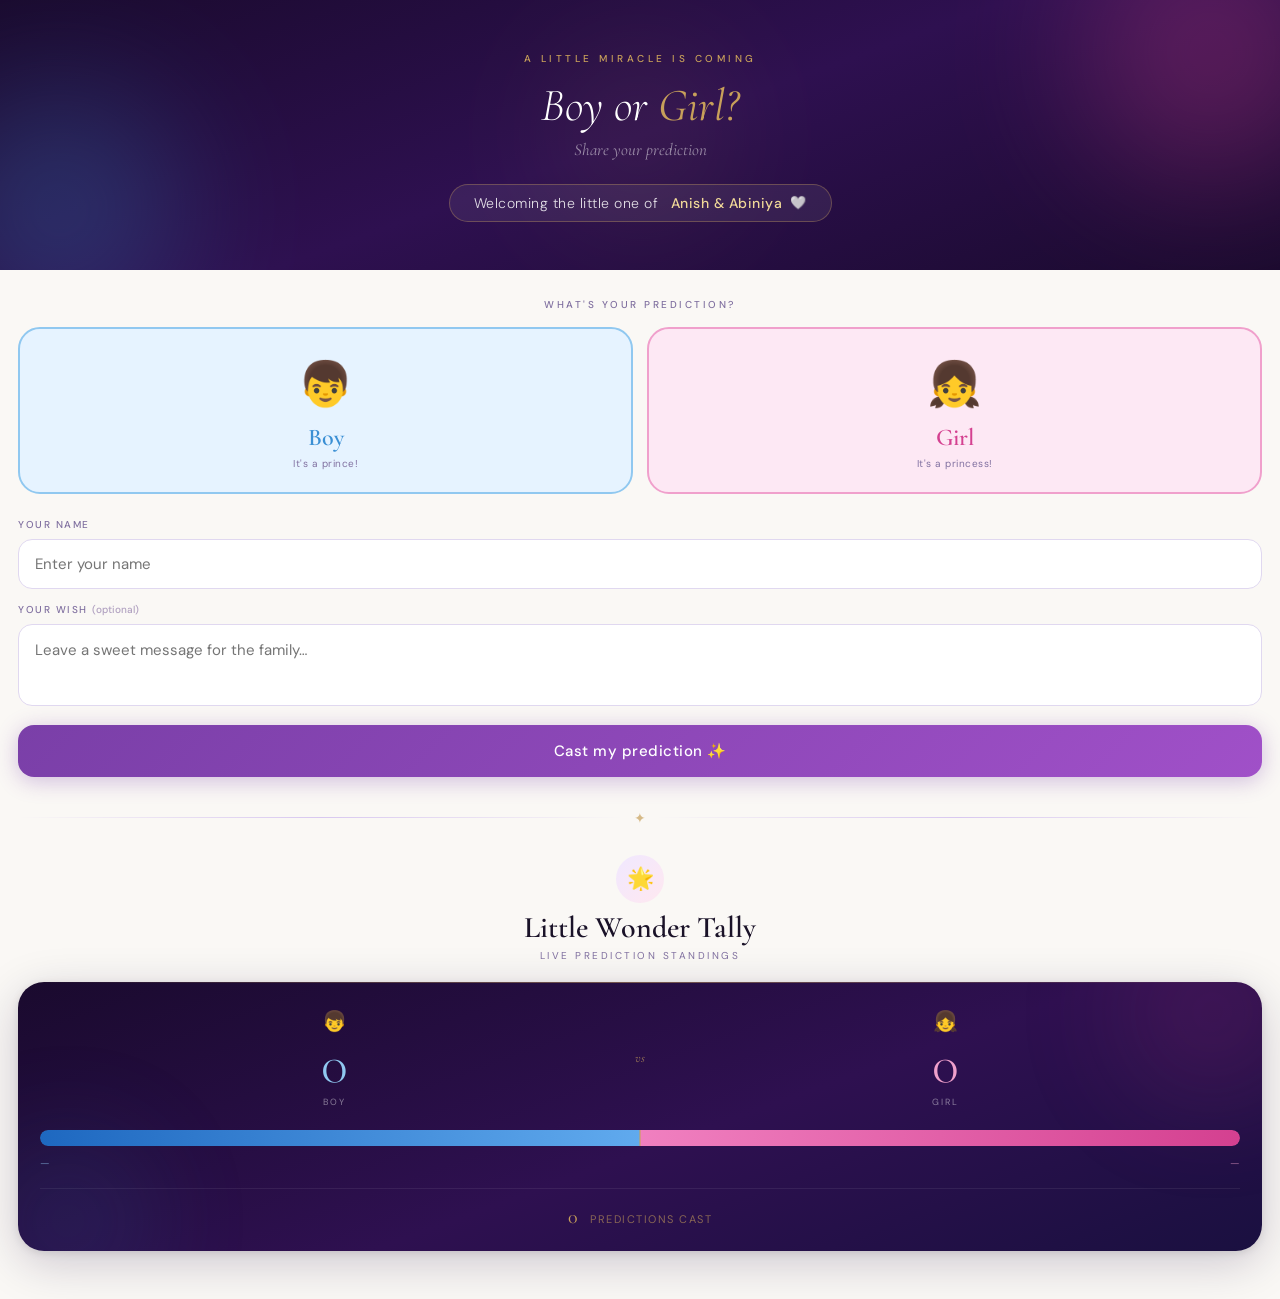
<file: index.html>
<!DOCTYPE html>
<html lang="en">
<head>
<meta charset="UTF-8"/>
<meta name="viewport" content="width=device-width, initial-scale=1.0, maximum-scale=1.0, user-scalable=no"/>
<title>A Little Miracle is Coming 🌟</title>
<link rel="preconnect" href="https://fonts.googleapis.com"/>
<link rel="preconnect" href="https://fonts.gstatic.com" crossorigin/>
<link href="https://fonts.googleapis.com/css2?family=Cormorant+Garamond:ital,wght@0,300;0,400;0,600;1,300;1,400&family=DM+Sans:wght@300;400;500&display=swap" rel="stylesheet"/>
<style>
  :root {
    --boy: #3a8fd4;
    --boy-light: #e6f3ff;
    --boy-mid: #90c8f0;
    --girl: #d44090;
    --girl-light: #fde8f4;
    --girl-mid: #f0a0cc;
    --gold: #c8a05a;
    --gold-light: #f5e8cc;
    --purple: #7a3fa8;
    --cream: #faf8f5;
    --dark: #1a1228;
    --text: #2a1f38;
    --muted: #8070a0;
  }
  * { box-sizing: border-box; margin: 0; padding: 0; -webkit-tap-highlight-color: transparent; }

  html { scroll-behavior: smooth; }

  body {
    font-family: 'DM Sans', sans-serif;
    background: var(--cream);
    color: var(--text);
    min-height: 100vh;
    overflow-x: hidden;
  }

  /* ── HERO ── */
  .hero {
    position: relative;
    background: linear-gradient(160deg, #1a0a2e 0%, #2e1050 50%, #1a0a2e 100%);
    padding: 52px 24px 48px;
    text-align: center;
    overflow: hidden;
  }
  .hero-glow {
    position: absolute;
    border-radius: 50%;
    filter: blur(70px);
    pointer-events: none;
  }
  .hero-glow.pink {
    width: 260px; height: 260px; background: #d44090;
    top: -80px; right: -60px; opacity: 0.3;
    animation: breathe 5s ease-in-out infinite alternate;
  }
  .hero-glow.blue {
    width: 240px; height: 240px; background: #3a8fd4;
    bottom: -60px; left: -60px; opacity: 0.28;
    animation: breathe 6s ease-in-out infinite alternate-reverse;
  }
  .hero-glow.gold {
    width: 160px; height: 160px; background: #c8a05a;
    top: 50%; left: 50%; transform: translate(-50%,-50%); opacity: 0.12;
    animation: breathe 4s ease-in-out infinite alternate;
  }
  @keyframes breathe {
    from { opacity: 0.18; transform: scale(0.92); }
    to   { opacity: 0.38; transform: scale(1.12); }
  }
  .hero-glow.gold { animation: breathe-center 4s ease-in-out infinite alternate; }
  @keyframes breathe-center {
    from { opacity: 0.08; transform: translate(-50%,-50%) scale(0.9); }
    to   { opacity: 0.18; transform: translate(-50%,-50%) scale(1.15); }
  }

  /* floating particles */
  .particle {
    position: absolute;
    pointer-events: none;
    animation: particle-float linear infinite;
    opacity: 0;
  }
  @keyframes particle-float {
    0%   { opacity: 0;   transform: translateY(100%) scale(0.4) rotate(0deg); }
    15%  { opacity: 0.9; }
    85%  { opacity: 0.7; }
    100% { opacity: 0;   transform: translateY(-120px) scale(1) rotate(360deg); }
  }

  .hero-eyebrow {
    font-size: 10px;
    font-weight: 500;
    letter-spacing: 3.5px;
    text-transform: uppercase;
    color: var(--gold);
    margin-bottom: 16px;
    position: relative;
    animation: fade-up 0.8s ease both;
  }
  .hero-title {
    font-family: 'Cormorant Garamond', serif;
    font-size: 46px;
    font-weight: 300;
    font-style: italic;
    color: #fff;
    line-height: 1.08;
    position: relative;
    margin-bottom: 8px;
    animation: fade-up 0.8s 0.1s ease both;
  }
  .hero-title span { color: var(--gold); font-weight: 400; }
  .hero-sub {
    font-family: 'Cormorant Garamond', serif;
    font-size: 17px;
    font-style: italic;
    color: rgba(255,255,255,0.5);
    position: relative;
    margin-bottom: 24px;
    animation: fade-up 0.8s 0.2s ease both;
  }
  .hero-names {
    display: inline-flex;
    align-items: center;
    gap: 8px;
    background: rgba(255,255,255,0.07);
    border: 0.5px solid rgba(200,160,90,0.35);
    border-radius: 40px;
    padding: 9px 24px;
    font-size: 14px;
    color: rgba(255,255,255,0.85);
    font-weight: 300;
    letter-spacing: 0.5px;
    position: relative;
    animation: fade-up 0.8s 0.3s ease both;
  }
  .hero-names strong { font-weight: 500; color: #f0d898; }
  .hero-heart {
    font-size: 13px;
    animation: heartbeat 1.4s ease-in-out infinite;
  }
  @keyframes heartbeat {
    0%,100% { transform: scale(1); }
    14%      { transform: scale(1.3); }
    28%      { transform: scale(1); }
    42%      { transform: scale(1.2); }
    56%      { transform: scale(1); }
  }

  @keyframes fade-up {
    from { opacity: 0; transform: translateY(18px); }
    to   { opacity: 1; transform: translateY(0); }
  }

  /* ── VOTED BANNER ── */
  .voted-banner {
    margin: 20px 20px 0;
    border-radius: 18px;
    padding: 20px 18px;
    text-align: center;
    display: none;
    animation: pop-in 0.5s cubic-bezier(0.34,1.56,0.64,1) both;
  }
  .voted-banner.show { display: block; }
  @keyframes pop-in {
    from { opacity: 0; transform: scale(0.88); }
    to   { opacity: 1; transform: scale(1); }
  }
  .voted-banner-icon { font-size: 34px; margin-bottom: 6px; display: block; animation: wiggle 1s 0.4s ease both; }
  @keyframes wiggle {
    0%,100% { transform: rotate(0); }
    25%      { transform: rotate(-12deg) scale(1.2); }
    75%      { transform: rotate(12deg) scale(1.2); }
  }
  .voted-banner-text { font-family: 'Cormorant Garamond', serif; font-size: 20px; font-weight: 600; margin-bottom: 4px; }
  .voted-banner-sub  { font-size: 13px; opacity: 0.8; }

  /* ── VOTE SECTION ── */
  .vote-section { padding: 28px 18px 0; animation: fade-up 0.6s 0.4s ease both; }

  .section-label {
    text-align: center;
    font-size: 10px;
    letter-spacing: 2.5px;
    text-transform: uppercase;
    color: var(--muted);
    font-weight: 500;
    margin-bottom: 16px;
  }

  .vote-cards { display: grid; grid-template-columns: 1fr 1fr; gap: 14px; margin-bottom: 24px; }

  .vote-card {
    position: relative;
    border-radius: 22px;
    padding: 26px 12px 22px;
    text-align: center;
    cursor: pointer;
    border: 2px solid transparent;
    transition: transform 0.35s cubic-bezier(0.34,1.56,0.64,1),
                box-shadow 0.35s ease,
                opacity 0.3s ease,
                background 0.3s ease,
                border-color 0.3s ease;
    overflow: hidden;
    user-select: none;
  }
  .vote-card.boy  { background: var(--boy-light);  border-color: var(--boy-mid); }
  .vote-card.girl { background: var(--girl-light); border-color: var(--girl-mid); }

  .vote-card.selected.boy {
    background: linear-gradient(145deg, #d8eeff, #b0d8ff);
    border-color: var(--boy);
    transform: scale(1.05) translateY(-2px);
    box-shadow: 0 10px 36px rgba(58,143,212,0.32), 0 0 0 4px rgba(58,143,212,0.1);
  }
  .vote-card.selected.girl {
    background: linear-gradient(145deg, #ffdaf0, #ffb8e0);
    border-color: var(--girl);
    transform: scale(1.05) translateY(-2px);
    box-shadow: 0 10px 36px rgba(212,64,144,0.32), 0 0 0 4px rgba(212,64,144,0.1);
  }
  .vote-card.unselected { opacity: 0.45; transform: scale(0.95); }

  /* shimmer on cards */
  .vote-card::before {
    content: '';
    position: absolute;
    inset: 0;
    background: linear-gradient(105deg, transparent 30%, rgba(255,255,255,0.5) 50%, transparent 70%);
    transform: translateX(-100%);
    border-radius: 20px;
    pointer-events: none;
  }
  .vote-card.selected::before {
    animation: shimmer 2s 0.2s ease forwards;
  }
  @keyframes shimmer {
    to { transform: translateX(200%); }
  }

  .card-pulse {
    position: absolute; inset: 0; border-radius: 20px; pointer-events: none;
  }
  .vote-card.selected.boy  .card-pulse { animation: pulse-boy  1.8s ease-out infinite; }
  .vote-card.selected.girl .card-pulse { animation: pulse-girl 1.8s ease-out infinite; }
  @keyframes pulse-boy  { 0% { box-shadow: inset 0 0 0 0 rgba(58,143,212,0.45); } 100% { box-shadow: inset 0 0 0 10px rgba(58,143,212,0); } }
  @keyframes pulse-girl { 0% { box-shadow: inset 0 0 0 0 rgba(212,64,144,0.45); } 100% { box-shadow: inset 0 0 0 10px rgba(212,64,144,0); } }

  .selected-badge {
    position: absolute; top: 10px; right: 10px;
    width: 22px; height: 22px; border-radius: 50%;
    display: flex; align-items: center; justify-content: center;
    font-size: 12px; opacity: 0; transform: scale(0);
    transition: all 0.35s cubic-bezier(0.34,1.56,0.64,1);
  }
  .vote-card.selected.boy  .selected-badge { background: var(--boy);  color: #fff; opacity: 1; transform: scale(1); }
  .vote-card.selected.girl .selected-badge { background: var(--girl); color: #fff; opacity: 1; transform: scale(1); }

  .card-icon {
    font-size: 44px;
    margin-bottom: 10px;
    display: block;
  }
  .vote-card.selected .card-icon { animation: bounce-icon 0.55s cubic-bezier(0.34,1.56,0.64,1); }
  @keyframes bounce-icon {
    0%   { transform: scale(1) rotate(0deg); }
    40%  { transform: scale(1.4) rotate(-8deg); }
    70%  { transform: scale(0.9) rotate(5deg); }
    100% { transform: scale(1) rotate(0deg); }
  }

  .card-label {
    font-family: 'Cormorant Garamond', serif;
    font-size: 24px; font-weight: 600; display: block;
  }
  .vote-card.boy  .card-label { color: var(--boy); }
  .vote-card.girl .card-label { color: var(--girl); }
  .card-sub { font-size: 10px; color: var(--muted); margin-top: 5px; display: block; letter-spacing: 0.5px; }

  /* ── FORM ── */
  .form-wrap { padding: 0 18px 24px; animation: fade-up 0.6s 0.5s ease both; }

  .field { margin-bottom: 14px; }
  .field label {
    display: block; font-size: 10px; font-weight: 500;
    letter-spacing: 1.5px; text-transform: uppercase; color: var(--muted); margin-bottom: 8px;
  }
  .field input, .field textarea {
    width: 100%;
    background: #fff;
    border: 1.5px solid #e0d8f0;
    border-radius: 14px;
    padding: 14px 16px;
    font-size: 15px;
    font-family: 'DM Sans', sans-serif;
    color: var(--text);
    transition: border-color 0.2s, box-shadow 0.2s, transform 0.2s;
    outline: none;
    -webkit-appearance: none;
  }
  .field input:focus, .field textarea:focus {
    border-color: var(--purple);
    box-shadow: 0 0 0 3px rgba(122,63,168,0.12);
    transform: translateY(-1px);
  }
  .field textarea { height: 82px; resize: none; line-height: 1.5; }

  .submit-btn {
    width: 100%; padding: 16px;
    border: none; border-radius: 16px;
    font-family: 'DM Sans', sans-serif;
    font-size: 15px; font-weight: 500;
    cursor: pointer; letter-spacing: 0.5px;
    position: relative; overflow: hidden;
    transition: transform 0.25s cubic-bezier(0.34,1.56,0.64,1), box-shadow 0.25s ease;
  }
  .submit-btn::after {
    content: '';
    position: absolute; inset: 0;
    background: rgba(255,255,255,0.15);
    opacity: 0;
    transition: opacity 0.2s;
  }
  .submit-btn:active::after { opacity: 1; }
  .submit-btn:not(:disabled):active { transform: scale(0.97); }
  .submit-btn:disabled { opacity: 0.55; cursor: not-allowed; }

  .submit-btn.neutral  { background: linear-gradient(135deg,#7a3fa8,#a050c8); color:#fff; box-shadow:0 4px 22px rgba(122,63,168,0.32); }
  .submit-btn.boy-btn  { background: linear-gradient(135deg,#1e70c2,#3a8fd4); color:#fff; box-shadow:0 4px 22px rgba(58,143,212,0.38); }
  .submit-btn.girl-btn { background: linear-gradient(135deg,#c01a6c,#d44090); color:#fff; box-shadow:0 4px 22px rgba(212,64,144,0.38); }

  .submit-btn:not(:disabled):hover { transform: translateY(-2px); }

  .error-msg {
    background: #fff0f0; border: 1px solid #ffb0b0;
    border-radius: 12px; padding: 11px 14px;
    font-size: 13px; color: #c02020; margin-bottom: 14px;
    display: none; animation: shake 0.4s ease;
  }
  .error-msg.show { display: block; }
  @keyframes shake {
    0%,100% { transform: translateX(0); }
    20%      { transform: translateX(-6px); }
    40%      { transform: translateX(6px); }
    60%      { transform: translateX(-4px); }
    80%      { transform: translateX(4px); }
  }

  /* ── DIVIDER ── */
  .divider {
    display: flex; align-items: center; gap: 10px;
    margin: 8px 18px 28px;
  }
  .divider-line { flex: 1; height: 0.5px; background: linear-gradient(90deg, transparent, #d8c8f0, transparent); }
  .divider-icon { font-size: 14px; color: var(--gold); opacity: 0.7; animation: spin-slow 8s linear infinite; }
  @keyframes spin-slow { to { transform: rotate(360deg); } }

  /* ── LITTLE WONDER TALLY ── */
  .tally-section { padding: 0 18px 48px; }

  .tally-header {
    text-align: center;
    margin-bottom: 20px;
    animation: fade-up 0.6s ease both;
  }
  .tally-icon-wrap {
    display: inline-flex; align-items: center; justify-content: center;
    width: 48px; height: 48px;
    background: linear-gradient(135deg, #f0e8ff, #ffe8f0);
    border-radius: 50%;
    margin-bottom: 8px;
    font-size: 22px;
    animation: float-bob 3s ease-in-out infinite;
  }
  @keyframes float-bob {
    0%,100% { transform: translateY(0); }
    50%      { transform: translateY(-6px); }
  }
  .tally-title {
    font-family: 'Cormorant Garamond', serif;
    font-size: 30px; font-weight: 600;
    color: var(--dark); display: block; line-height: 1.1;
  }
  .tally-subtitle {
    font-size: 10px; letter-spacing: 2.5px;
    text-transform: uppercase; color: var(--muted); margin-top: 5px; display: block;
  }

  .tally-card {
    background: linear-gradient(160deg, #1a0a2e 0%, #2e1050 55%, #1a1040 100%);
    border-radius: 26px;
    padding: 26px 22px 22px;
    color: #fff;
    box-shadow: 0 12px 48px rgba(26,10,60,0.2), 0 2px 8px rgba(0,0,0,0.1);
    position: relative;
    overflow: hidden;
  }
  .tally-card::before {
    content: '';
    position: absolute;
    top: 0; left: 0; right: 0;
    height: 1px;
    background: linear-gradient(90deg, transparent, rgba(200,160,90,0.5), transparent);
  }
  .tally-card-glow-pink {
    position: absolute; width: 180px; height: 180px;
    background: #d44090; border-radius: 50%; filter: blur(60px);
    top: -60px; right: -40px; opacity: 0.15; pointer-events: none;
    animation: breathe 5s ease-in-out infinite alternate;
  }
  .tally-card-glow-blue {
    position: absolute; width: 160px; height: 160px;
    background: #3a8fd4; border-radius: 50%; filter: blur(60px);
    bottom: -50px; left: -30px; opacity: 0.15; pointer-events: none;
    animation: breathe 6s ease-in-out infinite alternate-reverse;
  }

  .tally-counts {
    display: grid;
    grid-template-columns: 1fr auto 1fr;
    align-items: center;
    margin-bottom: 22px;
    position: relative;
  }
  .tally-side { text-align: center; }
  .tally-count {
    font-family: 'Cormorant Garamond', serif;
    font-size: 56px; font-weight: 300; line-height: 1;
    transition: transform 0.4s cubic-bezier(0.34,1.56,0.64,1);
  }
  .tally-count.bump { animation: count-bump 0.4s cubic-bezier(0.34,1.56,0.64,1); }
  @keyframes count-bump {
    0%   { transform: scale(1); }
    50%  { transform: scale(1.3); }
    100% { transform: scale(1); }
  }
  .tally-count.boy  { color: var(--boy-mid); }
  .tally-count.girl { color: var(--girl-mid); }
  .tally-side-icon  { font-size: 20px; display: block; margin-bottom: 2px; }
  .tally-side-label { font-size: 9px; letter-spacing: 2px; text-transform: uppercase; opacity: 0.45; margin-top: 4px; display: block; }
  .tally-vs {
    font-family: 'Cormorant Garamond', serif;
    font-size: 13px; font-style: italic;
    color: var(--gold); text-align: center; opacity: 0.75;
    padding: 0 6px;
  }

  .tally-bar-wrap {
    position: relative; height: 16px;
    background: rgba(255,255,255,0.07);
    border-radius: 8px; overflow: hidden;
    margin-bottom: 10px;
  }
  .tally-bar-boy {
    position: absolute; left: 0; top: 0; height: 100%;
    background: linear-gradient(90deg, #1e68c0, #60aaee);
    border-radius: 8px 0 0 8px;
    transition: width 1.1s cubic-bezier(0.4,0,0.2,1);
  }
  .tally-bar-girl {
    position: absolute; right: 0; top: 0; height: 100%;
    background: linear-gradient(90deg, #f080c0, #d44090);
    border-radius: 0 8px 8px 0;
    transition: width 1.1s cubic-bezier(0.4,0,0.2,1);
  }
  .tally-bar-mid {
    position: absolute; left: 50%; top: -3px;
    transform: translateX(-50%);
    width: 2px; height: 22px;
    background: rgba(200,160,90,0.55); z-index: 1; border-radius: 1px;
  }

  .tally-pct-row {
    display: flex; justify-content: space-between;
    font-size: 11px; opacity: 0.55; margin-bottom: 18px;
  }
  .tally-pct-boy  { color: var(--boy-mid); }
  .tally-pct-girl { color: var(--girl-mid); }

  .tally-footer {
    text-align: center;
    border-top: 0.5px solid rgba(255,255,255,0.07);
    padding-top: 16px;
    font-size: 11px;
    letter-spacing: 1.5px;
    text-transform: uppercase;
    color: rgba(200,160,90,0.6);
  }
  .tally-total-num {
    font-family: 'Cormorant Garamond', serif;
    font-size: 20px; font-weight: 400; color: var(--gold);
    margin-right: 6px;
  }

  /* ── FLOATING PARTICLES ── */
  .confetti-piece {
    position: fixed; width: 9px; height: 9px;
    border-radius: 2px; pointer-events: none; z-index: 9999;
    animation: confetti-fall ease-in forwards;
  }
  @keyframes confetti-fall {
    0%   { opacity: 1;   transform: translateY(-20px) rotate(0deg)   scale(1); }
    80%  { opacity: 0.9; }
    100% { opacity: 0;   transform: translateY(100vh) rotate(760deg) scale(0.4); }
  }
  .sparkle-el {
    position: fixed; pointer-events: none; z-index: 9998;
    animation: sparkle-rise ease-out forwards;
  }
  @keyframes sparkle-rise {
    0%   { opacity: 1; transform: translateY(0)    scale(1)   rotate(0deg); }
    100% { opacity: 0; transform: translateY(-90px) scale(0.4) rotate(180deg); }
  }

  @media (prefers-reduced-motion: reduce) {
    *, *::before, *::after { animation: none !important; transition: duration(0.01ms) !important; }
  }
</style>
</head>
<body>

<!-- HERO -->
<div class="hero" id="hero">
  <div class="hero-glow pink"></div>
  <div class="hero-glow blue"></div>
  <div class="hero-glow gold"></div>
  <div class="hero-eyebrow">A Little Miracle is Coming</div>
  <div class="hero-title">Boy or <span>Girl?</span></div>
  <div class="hero-sub">Share your prediction</div>
  <div class="hero-names">
    Welcoming the little one of&nbsp;<strong>Anish & Abiniya</strong>
    <span class="hero-heart">🤍</span>
  </div>
</div>

<!-- VOTED BANNER (hidden until voted) -->
<div class="voted-banner" id="votedBanner">
  <span class="voted-banner-icon" id="votedIcon">✨</span>
  <div class="voted-banner-text" id="votedText">Your prediction is in!</div>
  <div class="voted-banner-sub"  id="votedSub">Thank you for being part of the journey.</div>
</div>

<!-- VOTE CARDS -->
<div class="vote-section" id="voteSection">
  <div class="section-label">What's your prediction?</div>
  <div class="vote-cards">
    <div class="vote-card boy"  id="boyCard"  onclick="selectVote('boy')">
      <div class="card-pulse"></div>
      <div class="selected-badge">✓</div>
      <span class="card-icon">👦</span>
      <span class="card-label">Boy</span>
      <span class="card-sub">It's a prince!</span>
    </div>
    <div class="vote-card girl" id="girlCard" onclick="selectVote('girl')">
      <div class="card-pulse"></div>
      <div class="selected-badge">✓</div>
      <span class="card-icon">👧</span>
      <span class="card-label">Girl</span>
      <span class="card-sub">It's a princess!</span>
    </div>
  </div>
</div>

<!-- FORM -->
<div class="form-wrap" id="formWrap">
  <div class="field">
    <label>Your name</label>
    <input type="text" id="nameInput" placeholder="Enter your name"
           autocomplete="off" autocorrect="off" autocapitalize="words" spellcheck="false"/>
  </div>
  <div class="field">
    <label>Your wish <span style="text-transform:none;letter-spacing:0;font-size:10px;color:#b0a0c0">(optional)</span></label>
    <textarea id="msgInput" placeholder="Leave a sweet message for the family…"></textarea>
  </div>
  <div class="error-msg" id="errorMsg"></div>
  <button class="submit-btn neutral" id="submitBtn" onclick="submitVote()">Cast my prediction ✨</button>
</div>

<!-- DIVIDER -->
<div class="divider">
  <div class="divider-line"></div>
  <div class="divider-icon">✦</div>
  <div class="divider-line"></div>
</div>

<!-- LITTLE WONDER TALLY -->
<div class="tally-section">
  <div class="tally-header">
    <div class="tally-icon-wrap">🌟</div>
    <span class="tally-title">Little Wonder Tally</span>
    <span class="tally-subtitle">Live prediction standings</span>
  </div>

  <div class="tally-card">
    <div class="tally-card-glow-pink"></div>
    <div class="tally-card-glow-blue"></div>

    <div class="tally-counts">
      <div class="tally-side">
        <span class="tally-side-icon">👦</span>
        <div class="tally-count boy" id="boyCount">0</div>
        <span class="tally-side-label">Boy</span>
      </div>
      <div class="tally-vs">vs</div>
      <div class="tally-side">
        <span class="tally-side-icon">👧</span>
        <div class="tally-count girl" id="girlCount">0</div>
        <span class="tally-side-label">Girl</span>
      </div>
    </div>

    <div class="tally-bar-wrap">
      <div class="tally-bar-mid"></div>
      <div class="tally-bar-boy"  id="boyBar"  style="width:50%"></div>
      <div class="tally-bar-girl" id="girlBar" style="width:50%"></div>
    </div>
    <div class="tally-pct-row">
      <span class="tally-pct-boy"  id="boyPct">—</span>
      <span class="tally-pct-girl" id="girlPct">—</span>
    </div>
    <div class="tally-footer">
      <span class="tally-total-num" id="totalCount">0</span> predictions cast
    </div>
  </div>
</div>

<script>
const DB = 'https://miracle-e40b7-default-rtdb.firebaseio.com';
let selected = null;
let hasVoted = false;
let prevBoy = 0, prevGirl = 0;
let cachedVotes = {};

/* ── Spawn hero particles ── */
(function spawnHeroParticles() {
  const hero = document.getElementById('hero');
  const shapes = ['✦','✧','·','∘'];
  const colors = ['#c8a05a','#f0a0cc','#90c8f0','#fff','#d4a8f8'];
  for (let i = 0; i < 18; i++) {
    const p = document.createElement('div');
    p.className = 'particle';
    p.textContent = shapes[Math.floor(Math.random() * shapes.length)];
    p.style.cssText = [
      'left:' + (5 + Math.random() * 90) + '%',
      'bottom:0',
      'font-size:' + (8 + Math.random() * 10) + 'px',
      'color:' + colors[Math.floor(Math.random() * colors.length)],
      'animation-duration:' + (4 + Math.random() * 6) + 's',
      'animation-delay:' + (Math.random() * 6) + 's',
    ].join(';');
    hero.appendChild(p);
  }
})();

function selectVote(gender) {
  if (hasVoted) return;
  selected = gender;
  const boyCard  = document.getElementById('boyCard');
  const girlCard = document.getElementById('girlCard');
  boyCard.classList.remove('selected','unselected');
  girlCard.classList.remove('selected','unselected');

  if (gender === 'boy') {
    boyCard.classList.add('selected');
    girlCard.classList.add('unselected');
    setBtn('boy-btn', 'My prediction — Boy 👦');
  } else {
    girlCard.classList.add('selected');
    boyCard.classList.add('unselected');
    setBtn('girl-btn', 'My prediction — Girl 👧');
  }
  spawnSparkles(gender);
}

function setBtn(cls, label) {
  const btn = document.getElementById('submitBtn');
  btn.className = 'submit-btn ' + cls;
  btn.textContent = label;
}

function spawnSparkles(gender) {
  const emojis = gender === 'boy'
    ? ['💙','✨','⭐','🔷','❄️']
    : ['💗','✨','🌸','💮','🌷'];
  for (let i = 0; i < 8; i++) {
    setTimeout(() => {
      const s = document.createElement('div');
      s.className = 'sparkle-el';
      s.textContent = emojis[Math.floor(Math.random() * emojis.length)];
      s.style.cssText = [
        'left:' + (20 + Math.random() * 60) + '%',
        'top:' + (20 + Math.random() * 40) + 'vh',
        'font-size:' + (14 + Math.random() * 10) + 'px',
        'animation-duration:' + (0.7 + Math.random() * 0.5) + 's',
      ].join(';');
      document.body.appendChild(s);
      setTimeout(() => s.remove(), 1200);
    }, i * 70);
  }
}

function spawnConfetti(gender) {
  const colors = gender === 'boy'
    ? ['#3a8fd4','#60aaee','#90c8f0','#c8e8ff','#ffffff','#c8a05a','#a0c8ff']
    : ['#d44090','#f080c0','#f0a0cc','#ffd0e8','#ffffff','#c8a05a','#ffa0d0'];
  for (let i = 0; i < 70; i++) {
    setTimeout(() => {
      const c = document.createElement('div');
      c.className = 'confetti-piece';
      const size = 6 + Math.random() * 8;
      c.style.cssText = [
        'left:' + Math.random() * 100 + '%',
        'top:-12px',
        'background:' + colors[Math.floor(Math.random() * colors.length)],
        'width:' + size + 'px',
        'height:' + size + 'px',
        'border-radius:' + (Math.random() > 0.5 ? '50%' : '2px'),
        'animation-duration:' + (1.8 + Math.random() * 1.8) + 's',
        'animation-delay:' + (Math.random() * 0.6) + 's',
      ].join(';');
      document.body.appendChild(c);
      setTimeout(() => c.remove(), 3600);
    }, i * 28);
  }
  /* second wave */
  setTimeout(() => {
    for (let i = 0; i < 30; i++) {
      setTimeout(() => {
        const c = document.createElement('div');
        c.className = 'confetti-piece';
        c.style.cssText = [
          'left:' + Math.random() * 100 + '%',
          'top:-12px',
          'background:' + colors[Math.floor(Math.random() * colors.length)],
          'width:' + (5 + Math.random() * 6) + 'px',
          'height:' + (5 + Math.random() * 6) + 'px',
          'border-radius:' + (Math.random() > 0.4 ? '50%' : '2px'),
          'animation-duration:' + (2 + Math.random() * 1.5) + 's',
          'animation-delay:' + (Math.random() * 0.4) + 's',
        ].join(';');
        document.body.appendChild(c);
        setTimeout(() => c.remove(), 3800);
      }, i * 30);
    }
  }, 600);
}

async function submitVote() {
  const name = document.getElementById('nameInput').value.trim();
  const msg  = document.getElementById('msgInput').value.trim();
  const err  = document.getElementById('errorMsg');
  err.classList.remove('show');

  if (!selected) {
    err.textContent = 'Please pick Boy or Girl first!';
    err.classList.add('show');
    document.getElementById('voteSection').scrollIntoView({ behavior: 'smooth', block: 'center' });
    return;
  }
  if (!name) {
    err.textContent = 'Please enter your name to cast your prediction.';
    err.classList.add('show');
    document.getElementById('nameInput').focus();
    return;
  }

  const btn = document.getElementById('submitBtn');
  btn.disabled = true;
  btn.textContent = 'Casting prediction…';

  try {
    // Duplicate check client-side using live cached data (no Firebase index needed)
    const nameLower = name.toLowerCase();
    const alreadyVoted = Object.values(cachedVotes).some(v => v.nameLower === nameLower);
    if (alreadyVoted) {
      err.textContent = '✨ ' + name + ' has already cast their prediction!';
      err.classList.add('show');
      btn.disabled = false;
      btn.textContent = selected === 'boy' ? 'My prediction — Boy 👦' : 'My prediction — Girl 👧';
      return;
    }

    await fetch(`${DB}/votes.json`, {
      method: 'POST',
      headers: { 'Content-Type': 'application/json' },
      body: JSON.stringify({ name, nameLower, gender: selected, message: msg, timestamp: Date.now() })
    });

    localStorage.setItem('miracle_voted', JSON.stringify({ name, gender: selected, msg }));
    showVotedState(name, selected);
    spawnConfetti(selected);
    // Refresh tally immediately so the new vote shows up at once
    fetch(`${DB}/votes.json`).then(r => r.json()).then(data => updateTally(data || {})).catch(() => {});

  } catch(e) {
    err.textContent = 'Something went wrong. Please try again.';
    err.classList.add('show');
    btn.disabled = false;
    btn.textContent = selected === 'boy' ? 'My prediction — Boy 👦' : 'My prediction — Girl 👧';
  }
}

function showVotedState(name, gender) {
  hasVoted = true;
  document.getElementById('voteSection').style.display = 'none';
  document.getElementById('formWrap').style.display   = 'none';

  const banner = document.getElementById('votedBanner');
  document.getElementById('votedIcon').textContent = gender === 'boy' ? '👦' : '👧';
  document.getElementById('votedText').textContent = name + ', your prediction is sealed!';
  document.getElementById('votedSub').textContent  = gender === 'boy'
    ? 'You predicted Boy — may the stars align! 💙'
    : 'You predicted Girl — may the stars align! 💗';
  banner.style.background   = gender === 'boy' ? 'linear-gradient(135deg,#ddf0ff,#c0e0ff)' : 'linear-gradient(135deg,#ffe0f4,#ffc8e8)';
  banner.style.border       = '1px solid ' + (gender === 'boy' ? '#90c8f0' : '#f0a0cc');
  const textEl = banner.querySelector('.voted-banner-text');
  if (textEl) textEl.style.color = gender === 'boy' ? '#1a5090' : '#901050';
  banner.classList.add('show');
  setTimeout(() => banner.scrollIntoView({ behavior: 'smooth', block: 'center' }), 200);
}

function animateCount(id, newVal, oldVal) {
  const el = document.getElementById(id);
  el.textContent = newVal;
  if (newVal !== oldVal) {
    el.classList.remove('bump');
    void el.offsetWidth;
    el.classList.add('bump');
  }
}

function updateTally(snapshot) {
  cachedVotes = snapshot || {};
  let boy = 0, girl = 0;
  Object.values(cachedVotes).forEach(v => { if (v.gender === 'boy') boy++; else if (v.gender === 'girl') girl++; });
  const total = boy + girl;

  animateCount('boyCount',  boy,  prevBoy);
  animateCount('girlCount', girl, prevGirl);
  prevBoy = boy; prevGirl = girl;

  document.getElementById('totalCount').textContent = total;

  if (total > 0) {
    const bp = Math.round(boy / total * 100);
    const gp = 100 - bp;
    document.getElementById('boyBar').style.width  = bp + '%';
    document.getElementById('girlBar').style.width = gp + '%';
    document.getElementById('boyPct').textContent  = bp + '% for Boy';
    document.getElementById('girlPct').textContent = gp + '% for Girl';
  } else {
    document.getElementById('boyBar').style.width  = '50%';
    document.getElementById('girlBar').style.width = '50%';
    document.getElementById('boyPct').textContent  = '—';
    document.getElementById('girlPct').textContent = '—';
  }
}

function subscribeToVotes() {
  const url = `${DB}/votes.json`;
  function poll() {
    fetch(url)
      .then(r => r.json())
      .then(data => updateTally(data || {}))
      .catch(() => {})
      .finally(() => setTimeout(poll, 5000));
  }
  poll();
}

(function init() {
  const stored = localStorage.getItem('miracle_voted');
  if (stored) {
    try { const p = JSON.parse(stored); showVotedState(p.name, p.gender); } catch(e) { localStorage.removeItem('miracle_voted'); }
  }
  subscribeToVotes();
})();
</script>
</body>
</html>
</file>
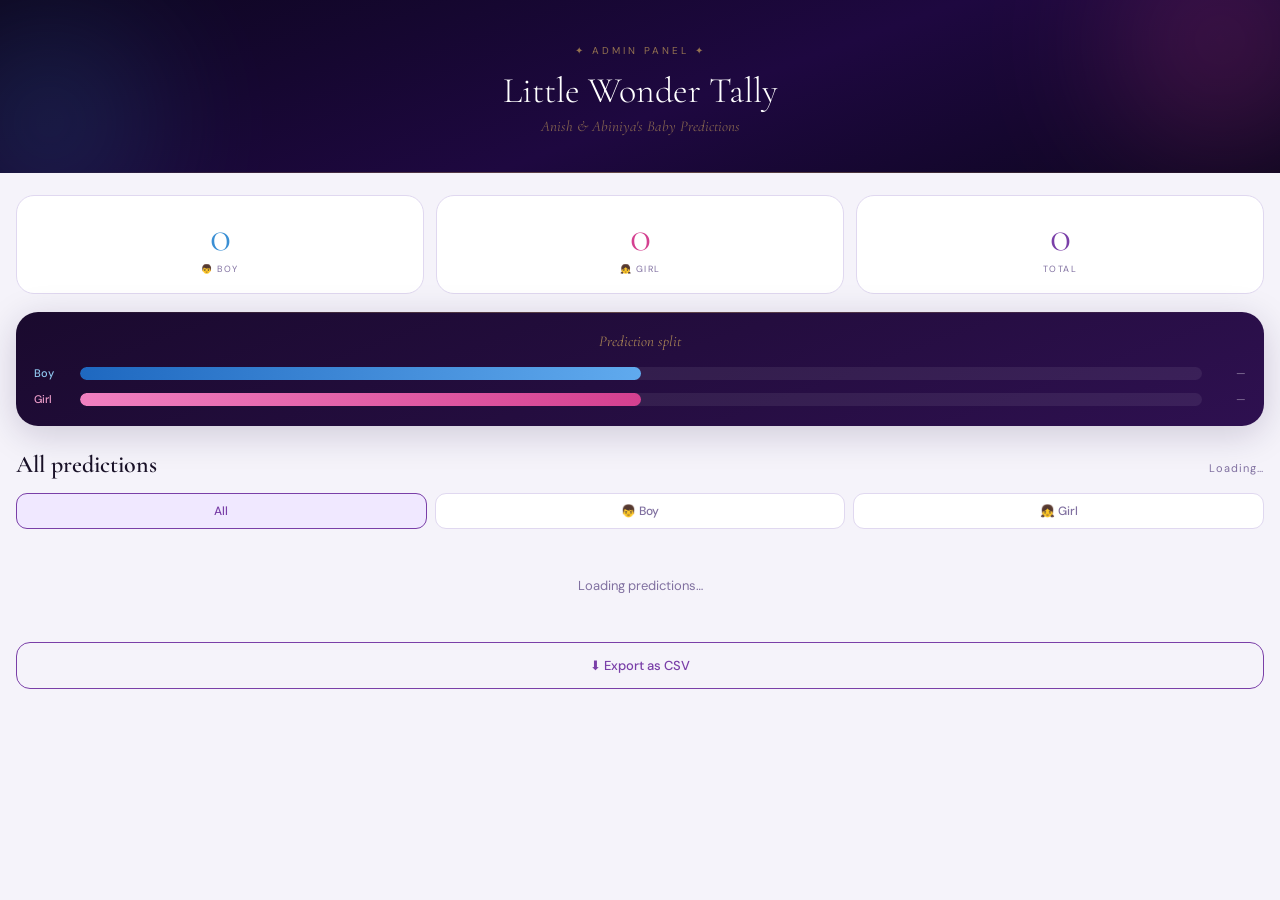
<file: admin.html>
<!DOCTYPE html>
<html lang="en">
<head>
<meta charset="UTF-8"/>
<meta name="viewport" content="width=device-width, initial-scale=1.0"/>
<title>Admin — Anish & Abiniya</title>
<link rel="preconnect" href="https://fonts.googleapis.com"/>
<link rel="preconnect" href="https://fonts.gstatic.com" crossorigin/>
<link href="https://fonts.googleapis.com/css2?family=Cormorant+Garamond:ital,wght@0,300;0,400;0,600;1,300;1,400&family=DM+Sans:wght@300;400;500&display=swap" rel="stylesheet"/>
<style>
  :root {
    --boy: #3a8fd4; --boy-light: #e6f3ff; --boy-mid: #90c8f0;
    --girl: #d44090; --girl-light: #fde8f4; --girl-mid: #f0a0cc;
    --gold: #c8a05a; --purple: #7a3fa8;
    --dark: #1a1228; --text: #2a1f38; --muted: #8070a0; --bg: #f5f3fa;
  }
  * { box-sizing: border-box; margin: 0; padding: 0; -webkit-tap-highlight-color: transparent; }
  body { font-family: 'DM Sans', sans-serif; background: var(--bg); color: var(--text); min-height: 100vh; }

  /* HEADER */
  .header {
    background: linear-gradient(160deg, #0d0620 0%, #1e0840 55%, #0d0620 100%);
    padding: 44px 22px 38px;
    text-align: center;
    position: relative;
    overflow: hidden;
  }
  .header::after {
    content: '';
    position: absolute; bottom: 0; left: 0; right: 0; height: 1px;
    background: linear-gradient(90deg, transparent, rgba(200,160,90,0.45), transparent);
  }
  .hglow { position: absolute; border-radius: 50%; filter: blur(70px); pointer-events: none; }
  .hglow.pink { width: 220px; height: 220px; background: #d44090; top: -70px; right: -50px; opacity: 0.22; animation: hbreathe 5s ease-in-out infinite alternate; }
  .hglow.blue { width: 200px; height: 200px; background: #3a8fd4; bottom: -50px; left: -50px; opacity: 0.2;  animation: hbreathe 6s ease-in-out infinite alternate-reverse; }
  @keyframes hbreathe { from { opacity: 0.12; transform: scale(0.9); } to { opacity: 0.28; transform: scale(1.1); } }

  /* floating particles in header */
  .hparticle {
    position: absolute; pointer-events: none; opacity: 0;
    animation: hpfloat linear infinite;
    font-size: 10px; color: rgba(200,160,90,0.7);
  }
  @keyframes hpfloat {
    0%   { opacity: 0;   transform: translateY(60px) scale(0.5); }
    20%  { opacity: 0.8; }
    80%  { opacity: 0.6; }
    100% { opacity: 0;   transform: translateY(-30px) scale(1); }
  }

  .header-eyebrow {
    font-size: 10px; letter-spacing: 3px; text-transform: uppercase;
    color: rgba(200,160,90,0.7); margin-bottom: 12px;
    animation: fadeup 0.7s ease both;
  }
  .header-title {
    font-family: 'Cormorant Garamond', serif;
    font-size: 36px; font-weight: 300; color: #fff; margin-bottom: 5px;
    animation: fadeup 0.7s 0.1s ease both;
  }
  .header-sub {
    font-family: 'Cormorant Garamond', serif;
    font-size: 15px; font-style: italic; color: rgba(200,160,90,0.6);
    animation: fadeup 0.7s 0.2s ease both;
  }
  @keyframes fadeup { from { opacity: 0; transform: translateY(14px); } to { opacity: 1; transform: translateY(0); } }

  /* STATS */
  .stats-grid {
    display: grid; grid-template-columns: 1fr 1fr 1fr;
    gap: 12px; padding: 22px 16px 0;
    animation: fadeup 0.6s 0.3s ease both;
  }
  .stat-card {
    background: #fff; border-radius: 18px; padding: 18px 8px;
    text-align: center; border: 0.5px solid #e0d8f0;
    transition: transform 0.2s ease;
  }
  .stat-card:active { transform: scale(0.97); }
  .stat-num {
    font-family: 'Cormorant Garamond', serif;
    font-size: 44px; font-weight: 300; line-height: 1; margin-bottom: 5px;
    transition: transform 0.3s cubic-bezier(0.34,1.56,0.64,1);
  }
  .stat-num.bump { animation: sbump 0.4s cubic-bezier(0.34,1.56,0.64,1); }
  @keyframes sbump { 0% { transform:scale(1); } 50% { transform:scale(1.25); } 100% { transform:scale(1); } }
  .stat-num.boy   { color: var(--boy); }
  .stat-num.girl  { color: var(--girl); }
  .stat-num.total { color: var(--purple); }
  .stat-label { font-size: 9px; letter-spacing: 1.5px; text-transform: uppercase; color: var(--muted); }

  /* BAR CARD */
  .bar-section { padding: 18px 16px 0; animation: fadeup 0.6s 0.4s ease both; }
  .bar-card {
    background: linear-gradient(160deg,#1a0a2e,#2e1050);
    border-radius: 22px; padding: 20px 18px; color: #fff;
    box-shadow: 0 8px 36px rgba(26,10,60,0.18);
    position: relative; overflow: hidden;
  }
  .bar-card::before {
    content: '';
    position: absolute; top: 0; left: 0; right: 0; height: 1px;
    background: linear-gradient(90deg, transparent, rgba(200,160,90,0.4), transparent);
  }
  .bar-card-title {
    font-family: 'Cormorant Garamond', serif;
    font-size: 15px; font-style: italic;
    color: rgba(200,160,90,0.8); margin-bottom: 16px; text-align: center;
  }
  .bar-row { display: flex; align-items: center; gap: 10px; margin-bottom: 12px; }
  .bar-row:last-child { margin-bottom: 0; }
  .bar-side { font-size: 11px; font-weight: 500; width: 36px; }
  .bar-side.boy  { color: var(--boy-mid); }
  .bar-side.girl { color: var(--girl-mid); }
  .bar-bg { flex: 1; height: 13px; background: rgba(255,255,255,0.07); border-radius: 7px; overflow: hidden; }
  .bar-fill-boy  { height: 100%; background: linear-gradient(90deg,#1e68c0,#60aaee); border-radius: 7px; transition: width 1.1s cubic-bezier(0.4,0,0.2,1); }
  .bar-fill-girl { height: 100%; background: linear-gradient(90deg,#f080c0,#d44090); border-radius: 7px; transition: width 1.1s cubic-bezier(0.4,0,0.2,1); }
  .bar-pct { font-size: 11px; color: rgba(255,255,255,0.45); width: 34px; text-align: right; }

  /* LIST */
  .list-section { padding: 24px 16px 44px; }
  .list-header { display: flex; justify-content: space-between; align-items: baseline; margin-bottom: 14px; }
  .list-title {
    font-family: 'Cormorant Garamond', serif;
    font-size: 24px; font-weight: 600; color: var(--dark);
  }
  .list-count { font-size: 11px; color: var(--muted); letter-spacing: 1px; }

  .filter-row { display: flex; gap: 8px; margin-bottom: 16px; }
  .filter-btn {
    flex: 1; padding: 9px 10px; border-radius: 11px;
    border: 1.5px solid #e0d8f0; background: #fff;
    font-family: 'DM Sans', sans-serif; font-size: 12px; font-weight: 500;
    color: var(--muted); cursor: pointer; text-align: center;
    transition: all 0.2s ease;
  }
  .filter-btn:active { transform: scale(0.97); }
  .filter-btn.active      { border-color: var(--purple); color: var(--purple); background: #f0e8ff; }
  .filter-btn.active-boy  { border-color: var(--boy);   color: var(--boy);    background: var(--boy-light); }
  .filter-btn.active-girl { border-color: var(--girl);  color: var(--girl);   background: var(--girl-light); }

  .vote-row {
    background: #fff; border-radius: 16px;
    border: 0.5px solid #e8e0f4;
    padding: 14px 16px; margin-bottom: 10px;
    display: flex; gap: 12px; align-items: flex-start;
    animation: row-in 0.35s ease both;
    transition: transform 0.15s ease, box-shadow 0.15s ease;
  }
  .vote-row:active { transform: scale(0.99); }
  @keyframes row-in { from { opacity: 0; transform: translateY(10px); } to { opacity: 1; transform: translateY(0); } }

  .vote-avatar {
    width: 36px; height: 36px; border-radius: 50%;
    display: flex; align-items: center; justify-content: center;
    font-size: 16px; flex-shrink: 0;
  }
  .vote-avatar.boy  { background: var(--boy-light); }
  .vote-avatar.girl { background: var(--girl-light); }
  .vote-body { flex: 1; min-width: 0; }
  .vote-name { font-size: 14px; font-weight: 500; color: var(--text); margin-bottom: 2px; }
  .vote-msg {
    font-family: 'Cormorant Garamond', serif;
    font-size: 14px; font-style: italic; color: var(--muted);
    margin-bottom: 4px; line-height: 1.4;
    overflow: hidden; display: -webkit-box;
    -webkit-line-clamp: 2; -webkit-box-orient: vertical;
  }
  .vote-time { font-size: 10px; color: #b0a0c0; letter-spacing: 0.4px; }
  .vote-badge {
    flex-shrink: 0; font-size: 10px; font-weight: 500;
    padding: 4px 11px; border-radius: 20px; letter-spacing: 0.4px; margin-top: 2px;
  }
  .vote-badge.boy  { background: var(--boy-light);  color: var(--boy); }
  .vote-badge.girl { background: var(--girl-light); color: var(--girl); }

  .empty-state {
    text-align: center; padding: 44px 20px;
    color: var(--muted); display: none;
  }
  .empty-state-icon { font-size: 36px; margin-bottom: 10px; display: block; }
  .empty-state-text { font-family: 'Cormorant Garamond', serif; font-size: 19px; font-style: italic; }

  .loading-state { text-align: center; padding: 32px; color: var(--muted); font-size: 13px; }

  .export-btn {
    width: 100%; margin-top: 16px; padding: 14px;
    border-radius: 14px; border: 1.5px solid var(--purple);
    background: transparent;
    font-family: 'DM Sans', sans-serif; font-size: 13px; font-weight: 500;
    color: var(--purple); cursor: pointer;
    transition: all 0.2s ease;
  }
  .export-btn:hover   { background: #f0e8ff; }
  .export-btn:active  { transform: scale(0.98); }

  @media (prefers-reduced-motion: reduce) {
    *, *::before, *::after { animation: none !important; transition-duration: 0.01ms !important; }
  }
</style>
</head>
<body>

<div class="header" id="adminHeader">
  <div class="hglow pink"></div>
  <div class="hglow blue"></div>
  <div class="header-eyebrow">✦ Admin Panel ✦</div>
  <div class="header-title">Little Wonder Tally</div>
  <div class="header-sub">Anish & Abiniya's Baby Predictions</div>
</div>

<div class="stats-grid">
  <div class="stat-card">
    <div class="stat-num boy"   id="adm-boy">0</div>
    <div class="stat-label">👦 Boy</div>
  </div>
  <div class="stat-card">
    <div class="stat-num girl"  id="adm-girl">0</div>
    <div class="stat-label">👧 Girl</div>
  </div>
  <div class="stat-card">
    <div class="stat-num total" id="adm-total">0</div>
    <div class="stat-label">Total</div>
  </div>
</div>

<div class="bar-section">
  <div class="bar-card">
    <div class="bar-card-title">Prediction split</div>
    <div class="bar-row">
      <div class="bar-side boy">Boy</div>
      <div class="bar-bg"><div class="bar-fill-boy"  id="adm-bar-boy"  style="width:50%"></div></div>
      <div class="bar-pct" id="adm-pct-boy">—</div>
    </div>
    <div class="bar-row">
      <div class="bar-side girl">Girl</div>
      <div class="bar-bg"><div class="bar-fill-girl" id="adm-bar-girl" style="width:50%"></div></div>
      <div class="bar-pct" id="adm-pct-girl">—</div>
    </div>
  </div>
</div>

<div class="list-section">
  <div class="list-header">
    <div class="list-title">All predictions</div>
    <div class="list-count" id="listCount">Loading…</div>
  </div>
  <div class="filter-row">
    <div class="filter-btn active"  id="fAll"  onclick="setFilter('all')">All</div>
    <div class="filter-btn"         id="fBoy"  onclick="setFilter('boy')">👦 Boy</div>
    <div class="filter-btn"         id="fGirl" onclick="setFilter('girl')">👧 Girl</div>
  </div>
  <div id="voteList"><div class="loading-state">Loading predictions…</div></div>
  <div class="empty-state" id="emptyState">
    <span class="empty-state-icon">🌟</span>
    <div class="empty-state-text">No predictions yet. The wonder awaits…</div>
  </div>
  <button class="export-btn" onclick="exportCSV()">⬇ Export as CSV</button>
</div>

<script>
const DB = 'https://miracle-e40b7-default-rtdb.firebaseio.com';
let allVotes = [];
let activeFilter = 'all';
let prevBoy = 0, prevGirl = 0, prevTotal = 0;

/* spawn header particles */
(function() {
  const h = document.getElementById('adminHeader');
  for (let i = 0; i < 12; i++) {
    const p = document.createElement('div');
    p.className = 'hparticle';
    p.textContent = ['✦','✧','·'][Math.floor(Math.random()*3)];
    p.style.cssText = 'left:'+(5+Math.random()*90)+'%;bottom:0;animation-duration:'+(4+Math.random()*5)+'s;animation-delay:'+(Math.random()*5)+'s;font-size:'+(7+Math.random()*8)+'px';
    h.appendChild(p);
  }
})();

function timeAgo(ts) {
  const d = Date.now() - ts;
  const m = Math.floor(d/60000), h = Math.floor(d/3600000), dy = Math.floor(d/86400000);
  if (m < 1) return 'just now';
  if (m < 60) return m + 'm ago';
  if (h < 24) return h + 'h ago';
  return dy + 'd ago';
}

function bumpEl(id) {
  const el = document.getElementById(id);
  el.classList.remove('bump');
  void el.offsetWidth;
  el.classList.add('bump');
}

function updateStats(votes) {
  const boy   = votes.filter(v => v.gender === 'boy').length;
  const girl  = votes.filter(v => v.gender === 'girl').length;
  const total = votes.length;
  document.getElementById('adm-boy').textContent   = boy;
  document.getElementById('adm-girl').textContent  = girl;
  document.getElementById('adm-total').textContent = total;
  if (boy !== prevBoy)     bumpEl('adm-boy');
  if (girl !== prevGirl)   bumpEl('adm-girl');
  if (total !== prevTotal) bumpEl('adm-total');
  prevBoy = boy; prevGirl = girl; prevTotal = total;

  if (total > 0) {
    const bp = Math.round(boy / total * 100), gp = 100 - bp;
    document.getElementById('adm-bar-boy').style.width  = bp + '%';
    document.getElementById('adm-bar-girl').style.width = gp + '%';
    document.getElementById('adm-pct-boy').textContent  = bp + '%';
    document.getElementById('adm-pct-girl').textContent = gp + '%';
  }
}

function escHtml(s) {
  return s.replace(/&/g,'&amp;').replace(/</g,'&lt;').replace(/>/g,'&gt;').replace(/"/g,'&quot;');
}

function renderList(votes) {
  const filtered = activeFilter === 'all' ? votes : votes.filter(v => v.gender === activeFilter);
  const container = document.getElementById('voteList');
  const empty     = document.getElementById('emptyState');
  document.getElementById('listCount').textContent = filtered.length + ' votes';

  if (!filtered.length) { container.innerHTML = ''; empty.style.display = 'block'; return; }
  empty.style.display = 'none';

  const sorted = [...filtered].sort((a,b) => b.timestamp - a.timestamp);
  container.innerHTML = sorted.map((v, i) => `
    <div class="vote-row" style="animation-delay:${Math.min(i*0.04,0.4)}s">
      <div class="vote-avatar ${v.gender}">${v.gender === 'boy' ? '👦' : '👧'}</div>
      <div class="vote-body">
        <div class="vote-name">${escHtml(v.name)}</div>
        ${v.message ? `<div class="vote-msg">"${escHtml(v.message)}"</div>` : ''}
        <div class="vote-time">${timeAgo(v.timestamp)}</div>
      </div>
      <div class="vote-badge ${v.gender}">${v.gender === 'boy' ? '👦 Boy' : '👧 Girl'}</div>
    </div>
  `).join('');
}

function setFilter(f) {
  activeFilter = f;
  document.getElementById('fAll').className  = 'filter-btn' + (f==='all'  ? ' active'      : '');
  document.getElementById('fBoy').className  = 'filter-btn' + (f==='boy'  ? ' active-boy'  : '');
  document.getElementById('fGirl').className = 'filter-btn' + (f==='girl' ? ' active-girl' : '');
  renderList(allVotes);
}

function exportCSV() {
  if (!allVotes.length) { alert('No predictions to export yet!'); return; }
  const rows = [['Name','Gender','Message','Timestamp']];
  [...allVotes].sort((a,b)=>b.timestamp-a.timestamp).forEach(v => {
    rows.push([
      '"'+(v.name||'').replace(/"/g,'""')+'"',
      v.gender,
      '"'+(v.message||'').replace(/"/g,'""')+'"',
      new Date(v.timestamp).toISOString()
    ]);
  });
  const blob = new Blob([rows.map(r=>r.join(',')).join('\n')], { type:'text/csv' });
  const a = document.createElement('a');
  a.href = URL.createObjectURL(blob);
  a.download = 'miracle-predictions.csv';
  a.click();
}

function loadVotes(data) {
  allVotes = data ? Object.values(data) : [];
  updateStats(allVotes);
  renderList(allVotes);
}

function subscribeRealtime() {
  const url = `${DB}/votes.json`;
  function poll() {
    fetch(url)
      .then(r => r.json())
      .then(data => loadVotes(data || null))
      .catch(() => {})
      .finally(() => setTimeout(poll, 5000));
  }
  poll();
}

subscribeRealtime();
</script>
</body>
</html>
</file>
